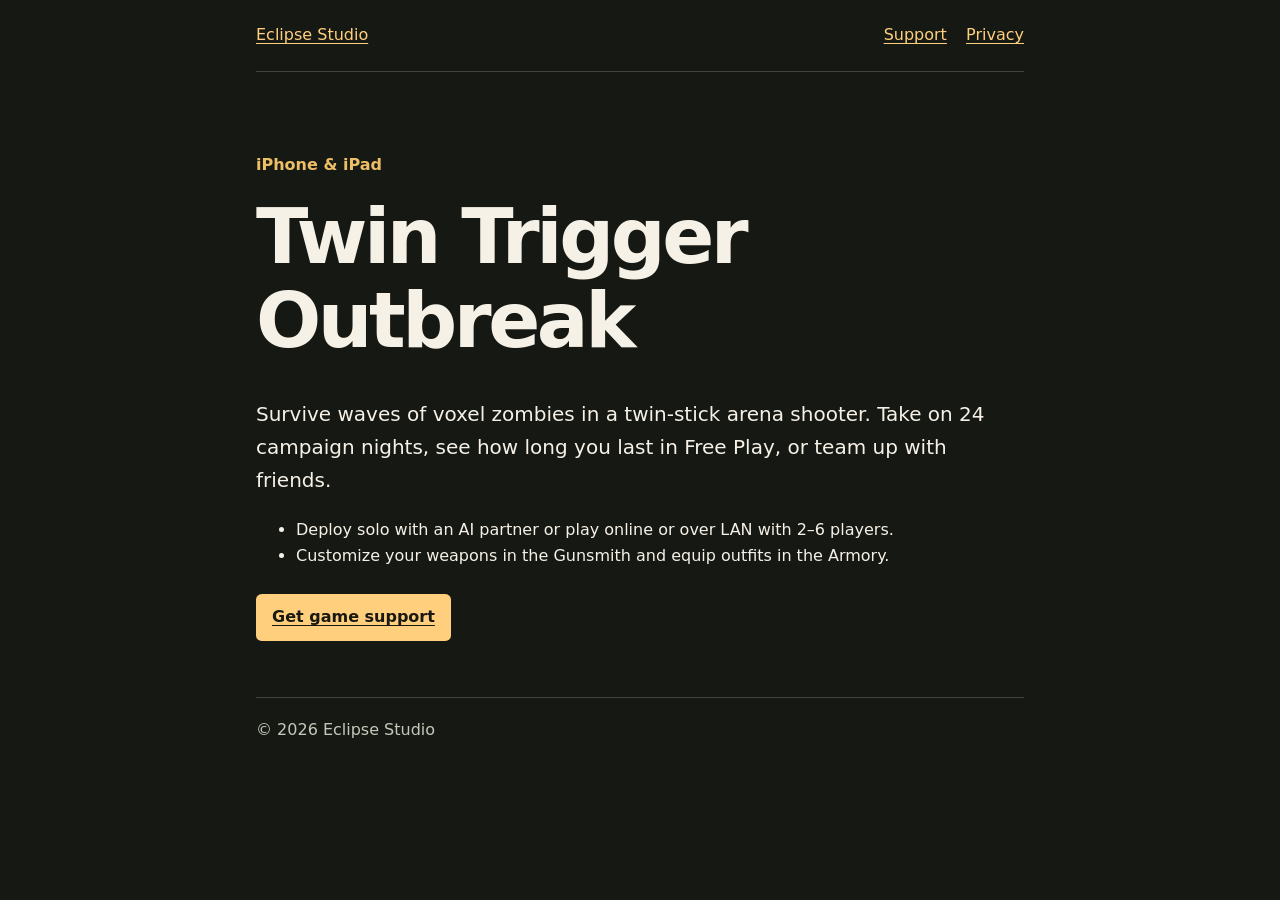
<file: index.html>
<!doctype html>
<html lang="en">
<meta charset="utf-8">
<meta name="viewport" content="width=device-width, initial-scale=1">
<meta name="description" content="Twin Trigger Outbreak is a twin-stick zombie survival game for iPhone and iPad.">
<title>Twin Trigger Outbreak</title>
<link rel="stylesheet" href="style.css">
<header><a href="./">Eclipse Studio</a><nav aria-label="Site"><a href="support.html">Support</a><a href="privacy.html">Privacy</a></nav></header>
<main>
  <p class="eyebrow">iPhone &amp; iPad</p>
  <h1>Twin Trigger Outbreak</h1>
  <p class="intro">Survive waves of voxel zombies in a twin-stick arena shooter. Take on 24 campaign nights, see how long you last in Free Play, or team up with friends.</p>
  <ul>
    <li>Deploy solo with an AI partner or play online or over LAN with 2–6 players.</li>
    <li>Customize your weapons in the Gunsmith and equip outfits in the Armory.</li>
  </ul>
  <p><a class="button" href="support.html">Get game support</a></p>
</main>
<footer>© 2026 Eclipse Studio</footer>
</html>
</file>
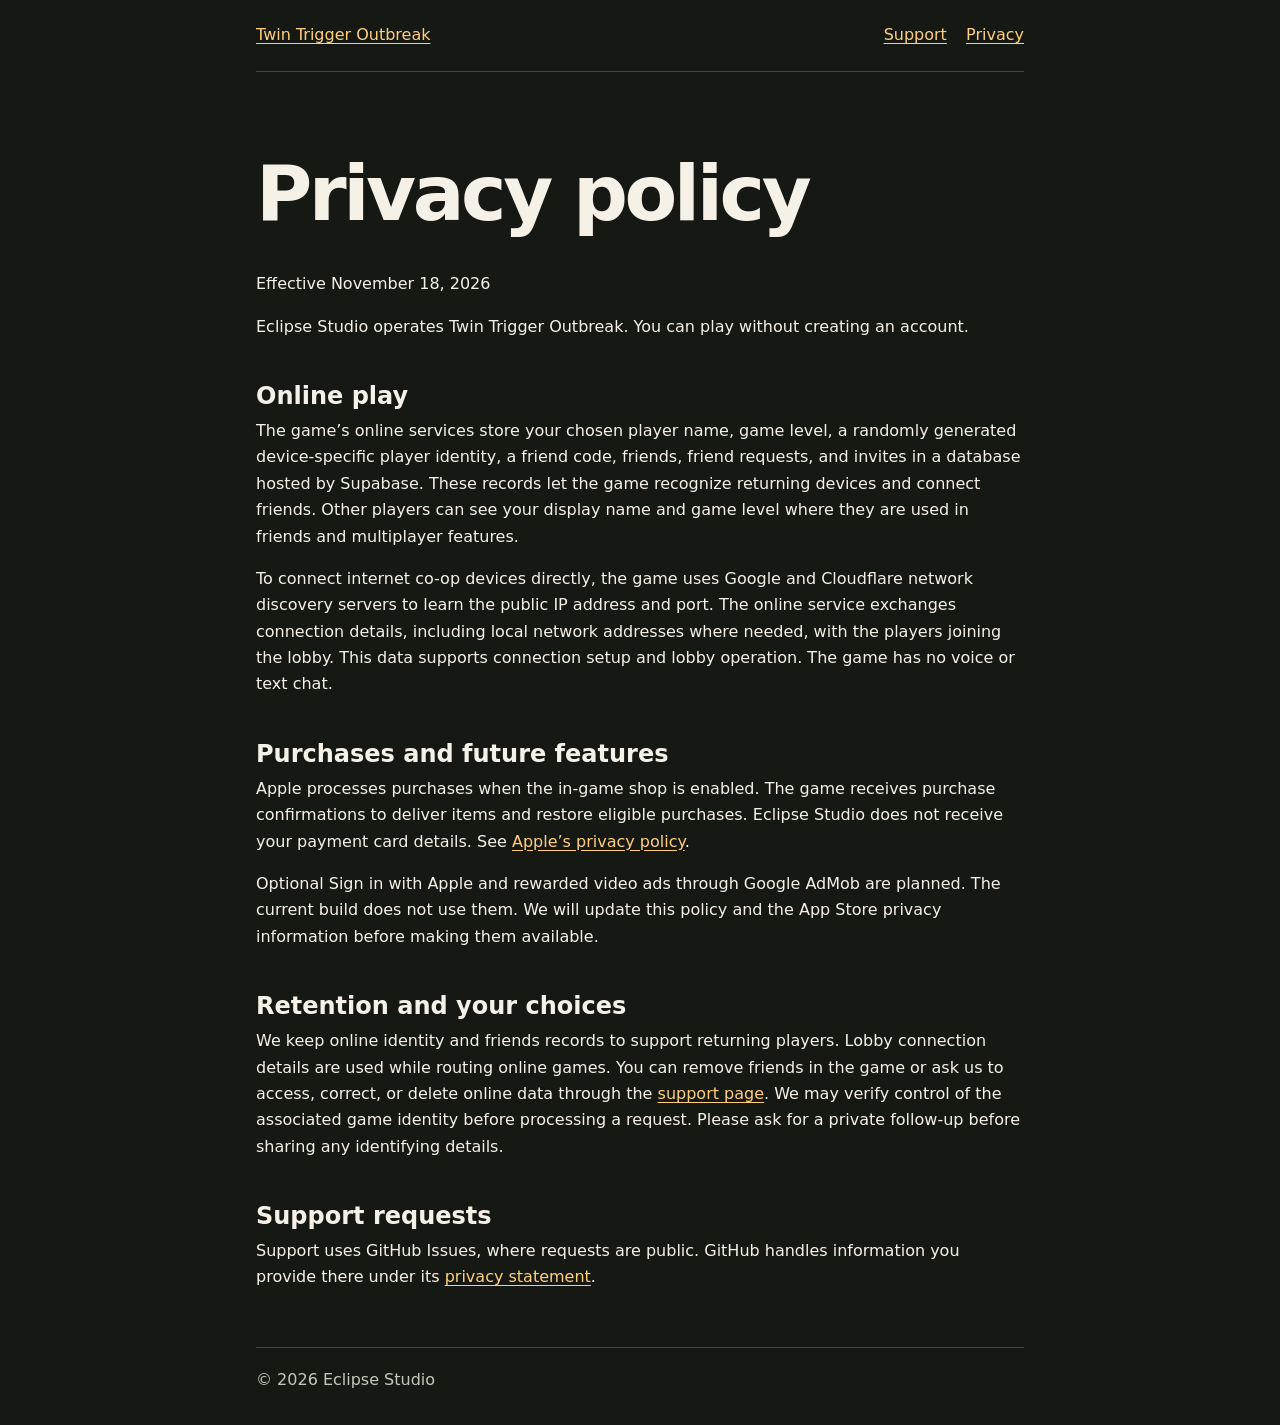
<file: privacy.html>
<!doctype html>
<html lang="en">
<meta charset="utf-8">
<meta name="viewport" content="width=device-width, initial-scale=1">
<meta name="description" content="How Eclipse Studio handles data for Twin Trigger Outbreak.">
<title>Privacy policy · Twin Trigger Outbreak</title>
<link rel="stylesheet" href="style.css">
<header><a href="./">Twin Trigger Outbreak</a><nav aria-label="Site"><a href="support.html">Support</a><a href="privacy.html" aria-current="page">Privacy</a></nav></header>
<main>
  <h1>Privacy policy</h1>
  <p>Effective November 18, 2026</p>
  <p>Eclipse Studio operates Twin Trigger Outbreak. You can play without creating an account.</p>
  <h2>Online play</h2>
  <p>The game’s online services store your chosen player name, game level, a randomly generated device-specific player identity, a friend code, friends, friend requests, and invites in a database hosted by Supabase. These records let the game recognize returning devices and connect friends. Other players can see your display name and game level where they are used in friends and multiplayer features.</p>
  <p>To connect internet co-op devices directly, the game uses Google and Cloudflare network discovery servers to learn the public IP address and port. The online service exchanges connection details, including local network addresses where needed, with the players joining the lobby. This data supports connection setup and lobby operation. The game has no voice or text chat.</p>
  <h2>Purchases and future features</h2>
  <p>Apple processes purchases when the in-game shop is enabled. The game receives purchase confirmations to deliver items and restore eligible purchases. Eclipse Studio does not receive your payment card details. See <a href="https://www.apple.com/legal/privacy/">Apple’s privacy policy</a>.</p>
  <p>Optional Sign in with Apple and rewarded video ads through Google AdMob are planned. The current build does not use them. We will update this policy and the App Store privacy information before making them available.</p>
  <h2>Retention and your choices</h2>
  <p>We keep online identity and friends records to support returning players. Lobby connection details are used while routing online games. You can remove friends in the game or ask us to access, correct, or delete online data through the <a href="support.html">support page</a>. We may verify control of the associated game identity before processing a request. Please ask for a private follow-up before sharing any identifying details.</p>
  <h2>Support requests</h2>
  <p>Support uses GitHub Issues, where requests are public. GitHub handles information you provide there under its <a href="https://docs.github.com/en/site-policy/privacy-policies/github-general-privacy-statement">privacy statement</a>.</p>
</main>
<footer>© 2026 Eclipse Studio</footer>
</html>
</file>
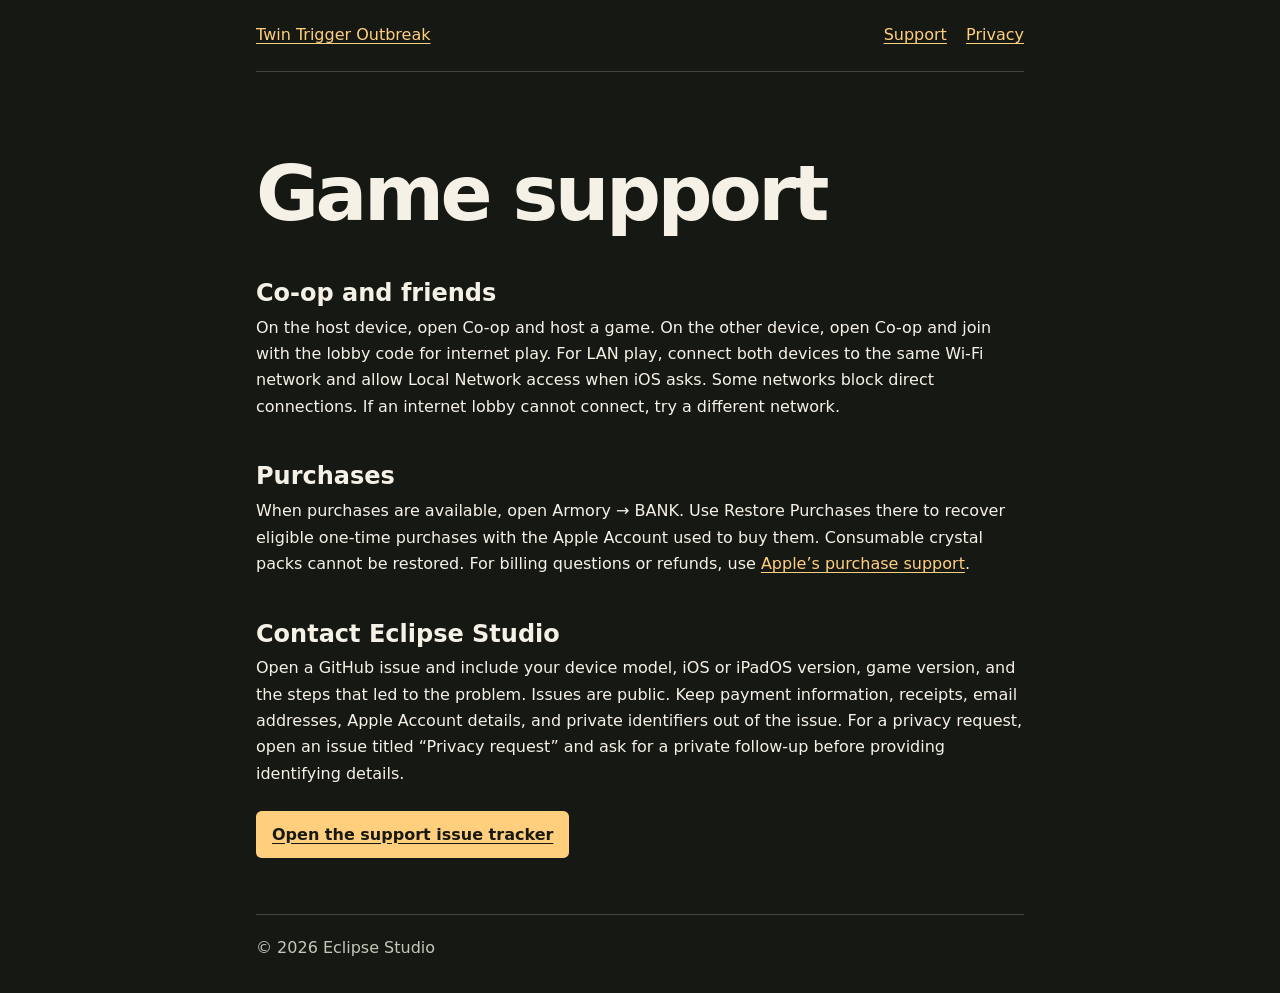
<file: support.html>
<!doctype html>
<html lang="en">
<meta charset="utf-8">
<meta name="viewport" content="width=device-width, initial-scale=1">
<meta name="description" content="Help with Twin Trigger Outbreak, including co-op, purchases, and privacy requests.">
<title>Support · Twin Trigger Outbreak</title>
<link rel="stylesheet" href="style.css">
<header><a href="./">Twin Trigger Outbreak</a><nav aria-label="Site"><a href="support.html" aria-current="page">Support</a><a href="privacy.html">Privacy</a></nav></header>
<main>
  <h1>Game support</h1>
  <h2>Co-op and friends</h2>
  <p>On the host device, open Co-op and host a game. On the other device, open Co-op and join with the lobby code for internet play. For LAN play, connect both devices to the same Wi-Fi network and allow Local Network access when iOS asks. Some networks block direct connections. If an internet lobby cannot connect, try a different network.</p>
  <h2>Purchases</h2>
  <p>When purchases are available, open Armory → BANK. Use Restore Purchases there to recover eligible one-time purchases with the Apple Account used to buy them. Consumable crystal packs cannot be restored. For billing questions or refunds, use <a href="https://reportaproblem.apple.com/">Apple’s purchase support</a>.</p>
  <h2>Contact Eclipse Studio</h2>
  <p>Open a GitHub issue and include your device model, iOS or iPadOS version, game version, and the steps that led to the problem. Issues are public. Keep payment information, receipts, email addresses, Apple Account details, and private identifiers out of the issue. For a privacy request, open an issue titled “Privacy request” and ask for a private follow-up before providing identifying details.</p>
  <p><a class="button" href="https://github.com/IftatBhuiyan/outbreak-site/issues">Open the support issue tracker</a></p>
</main>
<footer>© 2026 Eclipse Studio</footer>
</html>
</file>
<file: style.css>
:root {
  color-scheme: dark;
  font: 100% / 1.65 system-ui, sans-serif;
  color: #f6f1e7;
  background: #161913;
}
body { max-width: 48rem; margin: auto; padding: 0 1.4rem; }
header, nav { display: flex; flex-wrap: wrap; gap: .4rem 1.2rem; }
header { justify-content: space-between; padding: 1.4rem 0; border-bottom: 1px solid #3e473A; }
main { padding: clamp(2rem, 8vw, 5rem) 0 2.5rem; }
h1, h2 { line-height: 1.1; }
h1 { font-size: clamp(2.6rem, 9vw, 4.8rem); letter-spacing: -.045em; margin: 0 0 .45em; }
h2 { margin: 1.8em 0 .35em; }
p { margin: 0 0 1em; }
.intro { font-size: 1.25rem; }
.eyebrow { color: #edbe65; font-weight: 650; }
a { color: #ffcf7e; text-underline-offset: .2em; }
a:hover { color: white; }
.button { display: inline-block; margin-top: .5rem; padding: .65rem 1rem; background: #ffcf7e; color: #181910; font-weight: 700; border-radius: .35rem; }
.button:hover { background: #ffe6b8; color: #181910; }
footer { border-top: 1px solid #3e473a; padding: 1.2rem 0 2rem; color: #c2c9ba; }
</file>
